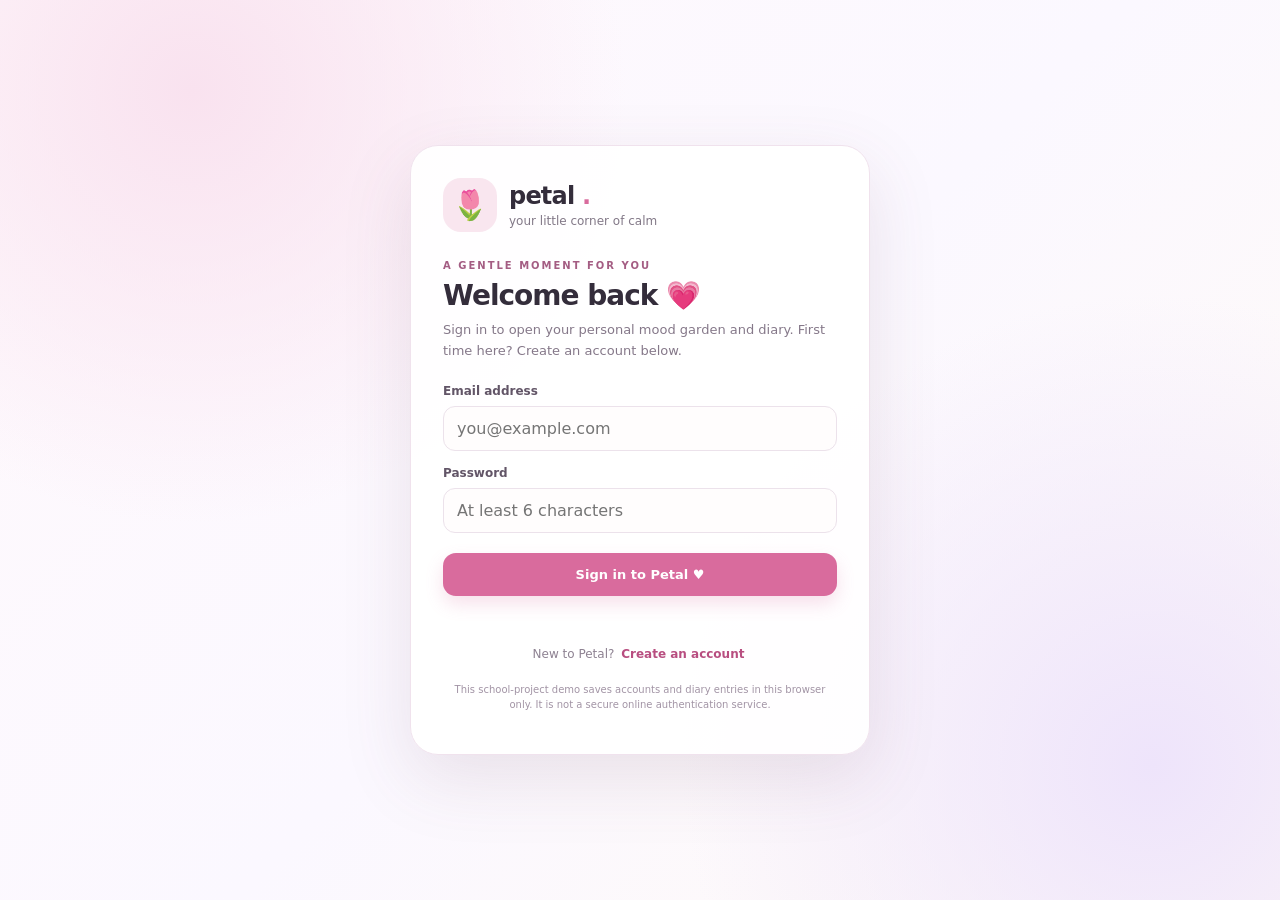
<file: index.html>
<!DOCTYPE html>
<html lang="en">
<head>
<meta charset="UTF-8" />
<meta name="viewport" content="width=device-width, initial-scale=1.0" />
<title>Petal — Mood Tracker & Diary</title>
<link rel="stylesheet" href="style.css" />
</head>
<body>
<section class="auth-screen" id="authScreen" aria-label="Sign in to Petal">
  <div class="auth-card">
    <div class="auth-brand"><div class="auth-brand-mark">🌷</div><div><h1>petal <span style="color:#d96b9d">.</span></h1><p>your little corner of calm</p></div></div>
    <p class="auth-eyebrow">A gentle moment for you</p>
    <h2 id="authTitle">Welcome back 💗</h2>
    <p class="auth-description" id="authDescription">Sign in to open your personal mood garden and diary. First time here? Create an account below.</p>
    <form id="authForm" novalidate>
      <div id="authNameWrap" hidden><label class="auth-field-label" for="authName">Your name</label><input class="field" id="authName" type="text" maxlength="50" autocomplete="name" placeholder="What should we call you?" /></div>
      <label class="auth-field-label" for="authEmail">Email address</label>
      <input class="field" id="authEmail" type="email" maxlength="160" autocomplete="email" placeholder="you@example.com" required />
      <label class="auth-field-label" for="authPassword">Password</label>
      <input class="field" id="authPassword" type="password" minlength="6" autocomplete="current-password" placeholder="At least 6 characters" required />
      <button class="auth-submit" id="authSubmit" type="submit">Sign in to Petal ♥</button>
      <div class="auth-message" id="authMessage" role="status" aria-live="polite"></div>
    </form>
    <p class="auth-switch"><span id="authSwitchText">New to Petal?</span> <button id="authSwitch" type="button">Create an account</button></p>
    <p class="auth-note">This school-project demo saves accounts and diary entries in this browser only. It is not a secure online authentication service.</p>
  </div>
</section>
<div class="shell" id="appShell" style="display:none">
  <header>
    <div class="brand"><div class="brand-mark">🌷</div><div><h1>petal <span style="color:#d96b9d">.</span></h1><p>your little corner of calm</p></div></div>
    <div class="header-actions">
      <button class="profile-trigger" id="profileOpen" type="button" aria-haspopup="dialog"><span class="profile-mini" id="headerInitial">P</span><span id="headerUserName">My profile</span></button>
      <div class="today-chip" id="todayChip">A gentle day to check in</div>
    </div>
  </header>

  <section class="hero">
    <div class="hero-copy"><p class="eyebrow">A moment for you</p><h2>How are you <span style="color:#b84e80">really</span> feeling?</h2><p>Every feeling deserves a little space. Check in with yourself, write it out, and notice the small patterns over time.</p></div>
    <div class="hero-flower" aria-hidden="true">🌸</div>
  </section>

  <section class="stats" aria-label="Mood summary">
    <div class="stat"><div class="stat-label">ENTRIES SAVED</div><div class="stat-value" id="totalEntries">0</div><div class="stat-note">little moments, kept</div></div>
    <div class="stat"><div class="stat-label">MOST COMMON MOOD</div><div class="stat-value" id="commonMood">—</div><div class="stat-note" id="commonMoodNote">your mood story so far</div></div>
    <div class="stat"><div class="stat-label">THIS WEEK</div><div class="stat-value" id="weekCount">0 days</div><div class="stat-note">days you checked in</div></div>
  </section>

  <main class="layout">
    <section class="panel" id="entryPanel">
      <div class="panel-head"><div><h3>Today's check-in ✨</h3><p class="panel-sub">Pause for a breath. Pick what feels closest.</p></div><span style="font-size:22px">🪷</span></div>
      <form id="moodForm">
        <span class="small-label" style="margin-top:0">1. Choose your mood</span>
        <div class="moods" id="moodChoices" role="group" aria-label="Choose your mood">
          <button class="mood-btn" type="button" data-mood="Awful" aria-pressed="false"><span class="mood-emoji">😢</span><span class="mood-name">Awful</span></button>
          <button class="mood-btn" type="button" data-mood="Low" aria-pressed="false"><span class="mood-emoji">😕</span><span class="mood-name">Low</span></button>
          <button class="mood-btn" type="button" data-mood="Okay" aria-pressed="false"><span class="mood-emoji">😐</span><span class="mood-name">Okay</span></button>
          <button class="mood-btn" type="button" data-mood="Good" aria-pressed="false"><span class="mood-emoji">🙂</span><span class="mood-name">Good</span></button>
          <button class="mood-btn" type="button" data-mood="Great" aria-pressed="false"><span class="mood-emoji">😄</span><span class="mood-name">Great</span></button>
        </div>
        <div class="form-row">
          <div><label class="small-label" for="entryDate">2. Date</label><input class="field" id="entryDate" type="date" required /></div>
          <div><label class="small-label" for="entryTitle">3. Give this day a title</label><input class="field" id="entryTitle" type="text" maxlength="60" placeholder="A small win today…" /></div>
        </div>
        <label class="small-label" for="entryNote">4. Write it out</label>
        <textarea class="field" id="entryNote" maxlength="1500" placeholder="What happened today? What's on your mind? You can be honest here…"></textarea>
        <div class="helper"><span id="charCount">0</span>/1500 characters · A few words or a whole page—it's up to you.</div>
        <label class="small-label" for="entryTags">5. Add tags (optional)</label>
        <input class="field" id="entryTags" type="text" maxlength="100" placeholder="e.g. school, family, self-care (separate with commas)" />
        <div class="btn-row"><button class="btn btn-primary" type="submit" id="saveBtn">Save my check-in ♥</button><button class="btn btn-secondary" type="button" id="clearBtn">Clear</button></div>
        <div class="privacy-note"><span>🔒</span><span><strong>Your diary stays in this browser.</strong> Entries are saved on this device using local storage. They are not uploaded to a server.</span></div>
      </form>
    </section>

    <div class="right-stack">
      <section class="panel">
        <div class="panel-head"><div><h3>Your mood garden 🌱</h3><p class="panel-sub">A little look at your last 7 days.</p></div><span style="font-size:20px">📈</span></div>
        <div class="chart-wrap"><canvas id="moodChart" role="img" aria-label="Mood chart for the last seven days"></canvas></div>
        <div class="chart-legend"><span><i class="legend-dot" style="background:#d96b9d"></i>Daily mood</span><span style="margin-left:auto">Higher means a brighter mood</span></div>
      </section>

      <section class="panel">
        <div class="panel-head"><div><h3>Your diary 📖</h3><p class="panel-sub">Every check-in is part of your story.</p></div><span id="historyCount" class="tag">0 entries</span></div>
        <div class="history-tools"><input class="field" id="searchEntries" type="search" placeholder="Search your notes…" aria-label="Search diary entries" /><select class="field" id="filterMood" aria-label="Filter by mood"><option value="all">All moods</option><option>Awful</option><option>Low</option><option>Okay</option><option>Good</option><option>Great</option></select></div>
        <div class="history-list" id="historyList"></div>
        <div class="history-foot"><span id="historyFootNote">Your saved entries will appear here.</span><div><button class="text-button" type="button" id="exportBtn">Export backup ↓</button><button class="text-button" type="button" id="importBtn">Import backup ↑</button><input id="importFile" type="file" accept="application/json,.json" hidden /></div></div>
      </section>
    </div>
  </main>
  <footer>Made with a little love and a reminder to be kind to yourself. 🌷<br>Petal is for journaling and reflection, not a medical or mental health diagnosis.</footer>
</div>
<div class="profile-overlay" id="profileOverlay" hidden>
  <section class="profile-card" role="dialog" aria-modal="true" aria-labelledby="profileDialogTitle">
    <div class="profile-top"><h2 id="profileDialogTitle">Your profile 🌷</h2><button class="profile-close" id="profileClose" type="button" aria-label="Close profile">×</button></div>
    <div class="profile-person"><div class="profile-avatar" id="profileInitial">P</div><h3 id="profileName">Petal User</h3><p id="profileEmail">you@example.com</p></div>
    <form id="profileForm">
      <label class="auth-field-label" for="profileNameInput">Display name</label>
      <input class="field" id="profileNameInput" type="text" maxlength="50" required />
      <button class="btn btn-primary" style="width:100%;margin-top:10px" type="submit">Save profile</button>
    </form>
    <div class="profile-stat"><span>Your saved check-ins</span><strong id="profileEntryCount">0</strong></div>
    <div class="profile-actions"><button class="btn btn-secondary" id="profileClose2" type="button">Back to diary</button><button class="btn btn-logout" id="logoutBtn" type="button">Log out ↗</button></div>
    <p class="profile-hint">Logging out closes your session but does not delete your diary entries. Your profile is stored only on this device.</p>
  </section>
</div>
<div class="toast" id="toast" role="status" aria-live="polite"></div>
<script src="script.js"></script>
</body>
</html>
</file>
<file: style.css>
:root{--ink:#342d3b;--muted:#827887;--pink:#d96b9d;--pink-dark:#b84e80;--rose:#f9e6ef;--lav:#eee8fb;--cream:#fffaf8;--line:#f0e6ee;--white:#fff;--green:#527d68;--shadow:0 14px 36px rgba(105,66,94,.08)}
  *{box-sizing:border-box}
  body{margin:0;background:linear-gradient(135deg,#fff9fc 0%,#fbf8ff 50%,#fffaf6 100%);font-family:Inter,ui-rounded,"Segoe UI",system-ui,-apple-system,sans-serif;color:var(--ink);min-height:100vh}
  button,input,textarea,select{font:inherit}
  button{cursor:pointer}
  button:focus-visible{outline:3px solid rgba(217,107,157,.45);outline-offset:3px}
  button:disabled{cursor:wait;opacity:.72}
  input:focus-visible,textarea:focus-visible,select:focus-visible{outline:2px solid rgba(217,107,157,.45);outline-offset:1px}
  .shell{max-width:1180px;margin:0 auto;padding:28px 22px 56px}
  header{display:flex;justify-content:space-between;align-items:center;gap:16px;margin-bottom:28px}
  .brand{display:flex;align-items:center;gap:12px}
  .brand-mark{display:grid;place-items:center;width:48px;height:48px;background:#f9e6ef;border-radius:16px;font-size:25px;box-shadow:0 6px 16px rgba(217,107,157,.12)}
  .brand h1{font-size:22px;letter-spacing:-.7px;margin:0;font-weight:800}
  .brand p{font-size:12px;color:var(--muted);margin:3px 0 0}
  .today-chip{border:1px solid var(--line);background:rgba(255,255,255,.78);color:var(--muted);padding:10px 14px;border-radius:999px;font-size:13px;white-space:nowrap}
  .hero{border-radius:27px;padding:31px 34px;background:linear-gradient(115deg,#f9e5ef 0%,#f0e9fb 58%,#fff1e8 100%);display:flex;align-items:center;justify-content:space-between;gap:22px;margin-bottom:22px;overflow:hidden;position:relative}
  .hero:after{content:'✿';position:absolute;right:22%;top:-38px;font-size:160px;color:rgba(255,255,255,.34);transform:rotate(15deg);pointer-events:none}
  .hero-copy{position:relative;z-index:1;max-width:650px}
  .eyebrow{text-transform:uppercase;letter-spacing:2px;font-size:10px;font-weight:800;color:#9f6287;margin:0 0 9px}
  .hero h2{font-size:clamp(27px,4vw,39px);letter-spacing:-1.2px;line-height:1.12;margin:0 0 11px}
  .hero p{margin:0;color:#766b7d;line-height:1.6;font-size:14px;max-width:540px}
  .hero-flower{font-size:72px;min-width:90px;text-align:center;filter:drop-shadow(0 8px 9px rgba(163,91,132,.14));z-index:1}
  .stats{display:grid;grid-template-columns:repeat(3,1fr);gap:14px;margin-bottom:23px}
  .stat{background:rgba(255,255,255,.88);border:1px solid rgba(239,226,237,.9);border-radius:18px;padding:17px 19px;box-shadow:0 4px 18px rgba(105,66,94,.035)}
  .stat-label{font-size:11px;color:var(--muted);font-weight:700;letter-spacing:.35px}
  .stat-value{font-size:25px;font-weight:800;letter-spacing:-.7px;margin-top:6px}
  .stat-note{font-size:11px;color:#a08f9f;margin-top:2px}
  .layout{display:grid;grid-template-columns:minmax(0,1.02fr) minmax(0,1fr);gap:21px;align-items:start}
  .panel{background:rgba(255,255,255,.9);border:1px solid var(--line);border-radius:22px;box-shadow:var(--shadow);padding:24px}
  .panel-head{display:flex;align-items:flex-start;justify-content:space-between;gap:12px;margin-bottom:20px}
  .panel h3{font-size:18px;letter-spacing:-.4px;margin:0}
  .panel-sub{font-size:12px;color:var(--muted);margin:5px 0 0;line-height:1.5}
  .small-label{display:block;font-weight:750;font-size:12px;margin:19px 0 10px;color:#5f5364}
  .moods{display:grid;grid-template-columns:repeat(5,minmax(0,1fr));gap:8px}
  .mood-btn{border:1px solid #f0e7ef;background:#fffafd;border-radius:15px;min-height:94px;padding:10px 4px 9px;display:flex;flex-direction:column;align-items:center;justify-content:center;gap:7px;transition:transform .15s,border-color .15s,background .15s}
  .mood-btn:hover{transform:translateY(-2px);border-color:#e5a8c7}
  .mood-btn[aria-pressed="true"]{background:#fce8f1;border:2px solid var(--pink);padding:9px 3px 8px;box-shadow:0 5px 13px rgba(217,107,157,.1)}
  .mood-emoji{font-size:29px;line-height:1}
  .mood-name{font-size:10px;font-weight:800;color:#796b7b}
  .field{width:100%;border:1px solid #ece2eb;background:#fffdfd;border-radius:12px;padding:12px 13px;outline:none;color:var(--ink);transition:border-color .15s,box-shadow .15s}
  .field:focus{border-color:#dc91b5;box-shadow:0 0 0 3px rgba(217,107,157,.12)}
  textarea.field{min-height:126px;resize:vertical;line-height:1.55}
  .form-row{display:grid;grid-template-columns:1fr 1fr;gap:12px}
  .helper{font-size:11px;color:#a094a2;margin-top:7px;line-height:1.45}
  .btn-row{display:flex;gap:9px;margin-top:17px;flex-wrap:wrap}
  .btn{border:0;border-radius:12px;padding:12px 16px;font-size:12px;font-weight:800;transition:transform .15s,filter .15s}
  .btn:hover{transform:translateY(-1px);filter:brightness(.99)}
  .btn-primary{background:var(--pink);color:white;box-shadow:0 7px 15px rgba(217,107,157,.22);flex:1}
  .btn-secondary{background:#f6edf4;color:#846579}
  .right-stack{display:flex;flex-direction:column;gap:21px}
  .chart-wrap{height:228px;position:relative;margin:4px -4px 0}
  canvas{width:100%;height:100%;display:block}
  .chart-legend{display:flex;align-items:center;gap:7px;flex-wrap:wrap;margin-top:9px;font-size:10px;color:var(--muted)}
  .legend-dot{width:8px;height:8px;border-radius:50%;display:inline-block;margin-right:3px}
  .history-tools{display:flex;gap:8px;margin-bottom:15px}
  .history-tools .field{padding:10px 11px;font-size:12px;min-width:0}
  .history-list{display:flex;flex-direction:column;gap:10px}
  .entry{border:1px solid #f0e7ee;border-radius:15px;padding:14px;background:#fffdfd}
  .entry-top{display:flex;align-items:center;gap:10px}
  .entry-emoji{width:43px;height:43px;flex:0 0 43px;background:#fbf0f5;border-radius:13px;display:grid;place-items:center;font-size:25px}
  .entry-main{min-width:0;flex:1}
  .entry-title{font-weight:800;font-size:13px;margin:0}
  .entry-date{font-size:10px;color:#9b8e9e;margin-top:4px}
  .entry-actions{display:flex;gap:5px}
  .icon-btn{border:0;background:#f8f1f6;color:#927b8f;border-radius:9px;width:29px;height:29px;font-size:13px;display:grid;place-items:center}
  .entry-note{font-size:12px;line-height:1.6;color:#6c6170;margin:12px 0 0;white-space:pre-wrap;overflow-wrap:anywhere}
  .entry-tags{display:flex;gap:5px;flex-wrap:wrap;margin-top:10px}
  .tag{font-size:10px;border-radius:999px;padding:5px 8px;background:#f4eefb;color:#8c70a3}
  .empty{padding:29px 12px;text-align:center;color:#a295a4;font-size:12px;line-height:1.7}
  .empty span{display:block;font-size:29px;margin-bottom:7px}
  .history-foot{display:flex;justify-content:space-between;align-items:center;gap:9px;margin-top:14px;font-size:10px;color:#a194a4}
  .text-button{color:var(--pink-dark);border:0;background:none;font-size:11px;font-weight:800;padding:4px}
  footer{text-align:center;color:#ab9dac;font-size:11px;margin-top:28px;line-height:1.7}
  .toast{position:fixed;bottom:22px;left:50%;transform:translate(-50%,18px);opacity:0;background:#352e3d;color:#fff;padding:11px 16px;border-radius:12px;font-size:12px;box-shadow:0 10px 28px rgba(30,20,30,.2);transition:.25s;pointer-events:none;z-index:9}
  .toast.show{opacity:1;transform:translate(-50%,0)}
  .privacy-note{display:flex;align-items:flex-start;gap:8px;background:#f8f4fb;border-radius:12px;padding:11px 12px;margin-top:13px;color:#887992;font-size:10px;line-height:1.5}
  .privacy-note strong{color:#6b5878}
  /* Sign-in and profile */
  .auth-screen{min-height:100vh;display:grid;place-items:center;padding:26px 16px;background:radial-gradient(circle at 15% 10%,#f9e2ef 0,transparent 32%),radial-gradient(circle at 90% 85%,#eee4fb 0,transparent 34%),linear-gradient(135deg,#fff9fc,#fbf8ff 52%,#fffaf6)}
  .auth-card{width:min(100%,460px);background:rgba(255,255,255,.94);border:1px solid #f0e2ed;border-radius:28px;padding:32px;box-shadow:0 24px 70px rgba(105,66,94,.13)}
  .auth-brand{display:flex;align-items:center;gap:12px;margin-bottom:28px}.auth-brand-mark{width:54px;height:54px;border-radius:18px;display:grid;place-items:center;background:#f9e6ef;font-size:29px}.auth-brand h1{font-size:24px;letter-spacing:-.8px;margin:0}.auth-brand p{font-size:12px;color:var(--muted);margin:4px 0 0}
  .auth-eyebrow{color:#a45d83;text-transform:uppercase;letter-spacing:2px;font-size:10px;font-weight:850;margin:0 0 9px}.auth-card h2{font-size:28px;letter-spacing:-1px;line-height:1.15;margin:0 0 8px}.auth-description{font-size:13px;color:#857889;line-height:1.6;margin:0 0 23px}.auth-field-label{display:block;font-size:12px;font-weight:800;color:#625567;margin:15px 0 8px}.auth-submit{margin-top:20px;width:100%;border:0;border-radius:13px;background:var(--pink);color:white;padding:14px 16px;font-weight:850;font-size:13px;box-shadow:0 8px 18px rgba(217,107,157,.2)}.auth-switch{font-size:12px;text-align:center;color:#8e8292;margin:20px 0 0}.auth-switch button{border:0;background:none;color:var(--pink-dark);font-weight:850;padding:3px}.auth-message{min-height:18px;font-size:11px;line-height:1.5;color:#b44d73;margin-top:10px}.auth-note{font-size:10px;line-height:1.5;color:#a294a5;margin-top:18px;text-align:center}
  .header-actions{display:flex;align-items:center;gap:9px}.profile-trigger{display:flex;align-items:center;gap:8px;border:1px solid var(--line);background:rgba(255,255,255,.86);border-radius:999px;padding:7px 12px 7px 7px;color:#765d73;font-size:12px;font-weight:800;white-space:nowrap}.profile-mini{width:28px;height:28px;border-radius:50%;display:grid;place-items:center;background:#f5dbe9;color:#a04a78;font-size:11px;font-weight:900}
  .profile-overlay{position:fixed;inset:0;z-index:20;background:rgba(49,35,50,.28);backdrop-filter:blur(5px);display:grid;place-items:center;padding:18px}.profile-overlay[hidden]{display:none}.profile-card{width:min(100%,430px);border:1px solid #f0e2ed;border-radius:25px;background:#fffdfd;padding:26px;box-shadow:0 25px 80px rgba(53,35,52,.2)}.profile-top{display:flex;align-items:center;justify-content:space-between;gap:12px}.profile-top h2{font-size:18px;margin:0}.profile-close{border:0;border-radius:10px;background:#f8eff5;color:#8d7187;width:34px;height:34px;font-size:20px}.profile-person{text-align:center;padding:16px 0 20px}.profile-avatar{width:76px;height:76px;margin:0 auto 12px;border-radius:25px;display:grid;place-items:center;background:linear-gradient(135deg,#f8dce9,#eae0fa);color:#97577a;font-size:27px;font-weight:900}.profile-person h3{font-size:20px;margin:0 0 5px}.profile-person p{font-size:12px;color:var(--muted);margin:0;overflow-wrap:anywhere}.profile-stat{border:1px solid #f0e6ef;border-radius:14px;background:#fff9fc;padding:13px 15px;display:flex;align-items:center;justify-content:space-between;font-size:12px;color:#86788a;margin:6px 0 17px}.profile-stat strong{font-size:18px;color:#493e4e}.profile-actions{display:flex;gap:9px;margin-top:17px}.profile-actions .btn{flex:1}.btn-logout{background:#f8e9ef;color:#a33f6d}.profile-hint{font-size:10px;line-height:1.5;color:#a094a2;margin:13px 0 0}
  @media(max-width:530px){.auth-card{padding:24px 20px;border-radius:22px}.auth-card h2{font-size:25px}.header-actions{gap:6px;flex-direction:column-reverse;align-items:flex-end}.profile-trigger{font-size:10px;padding-right:9px}.today-chip{font-size:10px;padding:7px 9px}}
  @media(max-width:850px){.layout{grid-template-columns:1fr}.hero{padding:26px}.hero-flower{font-size:58px}.right-stack{display:contents}.layout>.right-stack{margin-top:0}.stats{gap:9px}.stat{padding:14px}}
  @media(max-width:530px){.shell{padding:18px 12px 38px}.brand-mark{width:42px;height:42px}.brand h1{font-size:19px}.today-chip{font-size:10px;padding:9px}.hero{border-radius:21px;padding:24px 20px}.hero-flower{display:none}.hero h2{font-size:29px}.stats{grid-template-columns:1fr 1fr}.stat:last-child{grid-column:span 2}.stat-value{font-size:22px}.panel{padding:17px;border-radius:18px}.moods{gap:5px}.mood-btn{min-height:83px;border-radius:12px}.mood-emoji{font-size:25px}.mood-name{font-size:9px}.form-row{grid-template-columns:1fr}.history-tools{flex-direction:column}.history-foot{align-items:flex-start;flex-direction:column}}
</file>
